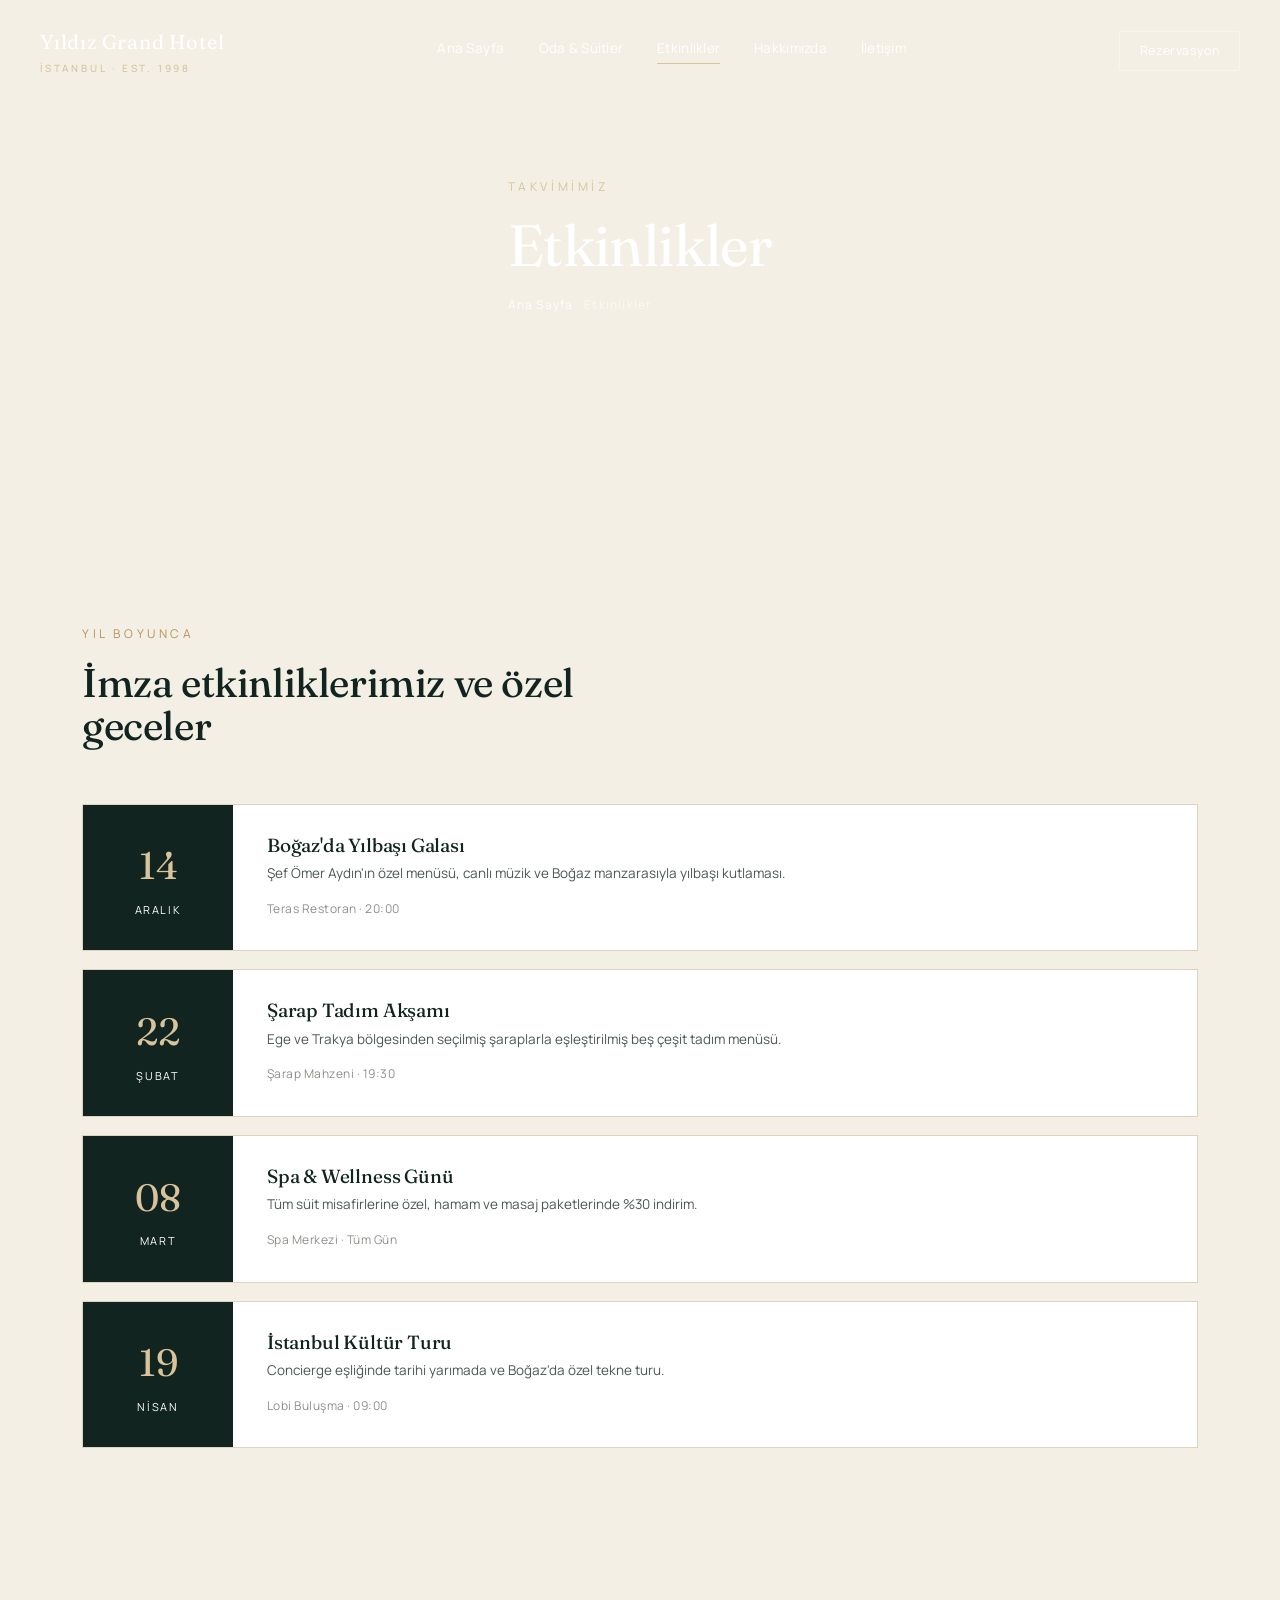
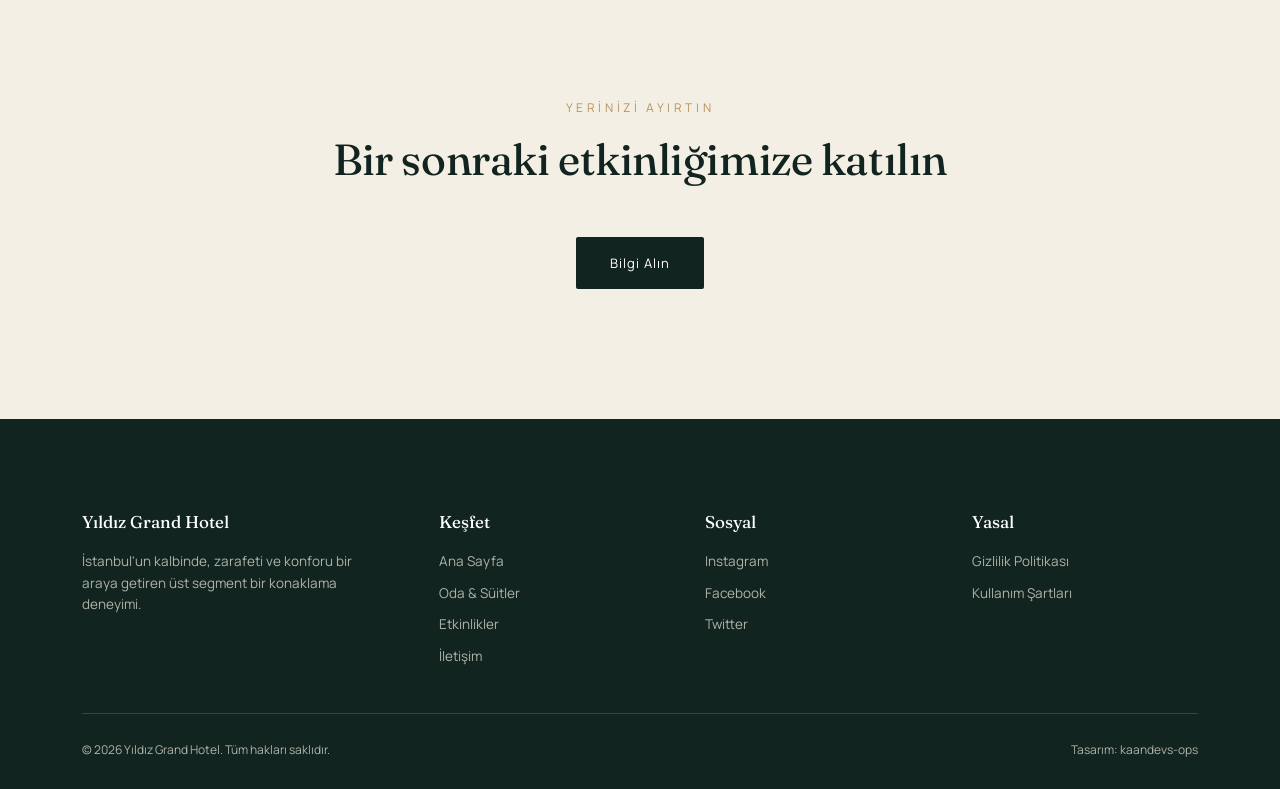
<file: etkinlikler.html>
<!DOCTYPE html>
<html lang="tr">
<head>
<meta charset="utf-8">
<meta name="viewport" content="width=device-width, initial-scale=1">
<title>Etkinlikler — Yıldız Grand Hotel</title>
<link rel="preconnect" href="https://fonts.googleapis.com">
<link href="https://fonts.googleapis.com/css2?family=Fraunces:opsz,wght@9..144,300;9..144,450;9..144,600&family=Manrope:wght@400;500;600&display=swap" rel="stylesheet">
<link rel="stylesheet" href="premium-style.css">
</head>
<body>

<header id="siteHeader">
  <div class="brand">Yıldız Grand Hotel<small>İSTANBUL · EST. 1998</small></div>
  <nav>
    <a href="index.html">Ana Sayfa</a>
    <a href="odalar.html">Oda &amp; Süitler</a>
    <a href="etkinlikler.html" class="active">Etkinlikler</a>
    <a href="about.html">Hakkımızda</a>
    <a href="iletisim.html">İletişim</a>
  </nav>
  <a class="nav-cta" href="rezervasyon.html">Rezervasyon</a>
</header>

<section class="page-hero" style="background-image:url('https://images.unsplash.com/photo-1519167758481-83f550bb49b3?auto=format&fit=crop&w=1800&q=80')">
  <div class="wrap">
    <div class="eyebrow">TAKVİMİMİZ</div>
    <h1>Etkinlikler</h1>
    <div class="crumbs"><a href="index.html">Ana Sayfa</a> · Etkinlikler</div>
  </div>
</section>

<section class="rooms">
  <div class="wrap">
    <div class="reveal" style="max-width:600px;margin-bottom:56px;">
      <div class="eyebrow">YIL BOYUNCA</div>
      <h2 style="font-size:clamp(28px,3.2vw,40px);">İmza etkinliklerimiz ve özel geceler</h2>
    </div>
    <div style="display:flex;flex-direction:column;gap:18px;">
      <div class="event-card reveal">
        <div class="event-date"><span class="d">14</span><span class="m">ARALIK</span></div>
        <div class="event-body"><h4>Boğaz'da Yılbaşı Galası</h4><p>Şef Ömer Aydın'ın özel menüsü, canlı müzik ve Boğaz manzarasıyla yılbaşı kutlaması.</p><span class="meta">Teras Restoran · 20:00</span></div>
      </div>
      <div class="event-card reveal">
        <div class="event-date"><span class="d">22</span><span class="m">ŞUBAT</span></div>
        <div class="event-body"><h4>Şarap Tadım Akşamı</h4><p>Ege ve Trakya bölgesinden seçilmiş şaraplarla eşleştirilmiş beş çeşit tadım menüsü.</p><span class="meta">Şarap Mahzeni · 19:30</span></div>
      </div>
      <div class="event-card reveal">
        <div class="event-date"><span class="d">08</span><span class="m">MART</span></div>
        <div class="event-body"><h4>Spa &amp; Wellness Günü</h4><p>Tüm süit misafirlerine özel, hamam ve masaj paketlerinde %30 indirim.</p><span class="meta">Spa Merkezi · Tüm Gün</span></div>
      </div>
      <div class="event-card reveal">
        <div class="event-date"><span class="d">19</span><span class="m">NİSAN</span></div>
        <div class="event-body"><h4>İstanbul Kültür Turu</h4><p>Concierge eşliğinde tarihi yarımada ve Boğaz'da özel tekne turu.</p><span class="meta">Lobi Buluşma · 09:00</span></div>
      </div>
    </div>
  </div>
</section>

<section class="cta">
  <div class="wrap" style="text-align:center;">
    <div class="reveal">
      <div class="eyebrow">YERİNİZİ AYIRTIN</div>
      <h2>Bir sonraki etkinliğimize katılın</h2>
      <a class="cta-btn" href="iletisim.html">Bilgi Alın</a>
    </div>
  </div>
</section>

<footer>
  <div class="wrap">
    <div class="foot-grid">
      <div><h5>Yıldız Grand Hotel</h5><p>İstanbul'un kalbinde, zarafeti ve konforu bir araya getiren üst segment bir konaklama deneyimi.</p></div>
      <div><h5>Keşfet</h5><ul><li><a href="index.html">Ana Sayfa</a></li><li><a href="odalar.html">Oda &amp; Süitler</a></li><li><a href="etkinlikler.html">Etkinlikler</a></li><li><a href="iletisim.html">İletişim</a></li></ul></div>
      <div><h5>Sosyal</h5><ul><li><a href="#">Instagram</a></li><li><a href="#">Facebook</a></li><li><a href="#">Twitter</a></li></ul></div>
      <div><h5>Yasal</h5><ul><li><a href="#">Gizlilik Politikası</a></li><li><a href="#">Kullanım Şartları</a></li></ul></div>
    </div>
    <div class="foot-bottom"><span>© 2026 Yıldız Grand Hotel. Tüm hakları saklıdır.</span><span>Tasarım: kaandevs-ops</span></div>
  </div>
</footer>

<script>
  const header = document.getElementById('siteHeader');
  window.addEventListener('scroll', () => header.classList.toggle('scrolled', window.scrollY > 40));
  const io = new IntersectionObserver((entries) => { entries.forEach(e => { if(e.isIntersecting){ e.target.classList.add('is-visible'); io.unobserve(e.target); } }); }, { threshold: 0.15 });
  document.querySelectorAll('.reveal').forEach(el => io.observe(el));
</script>
</body>
</html>
</file>
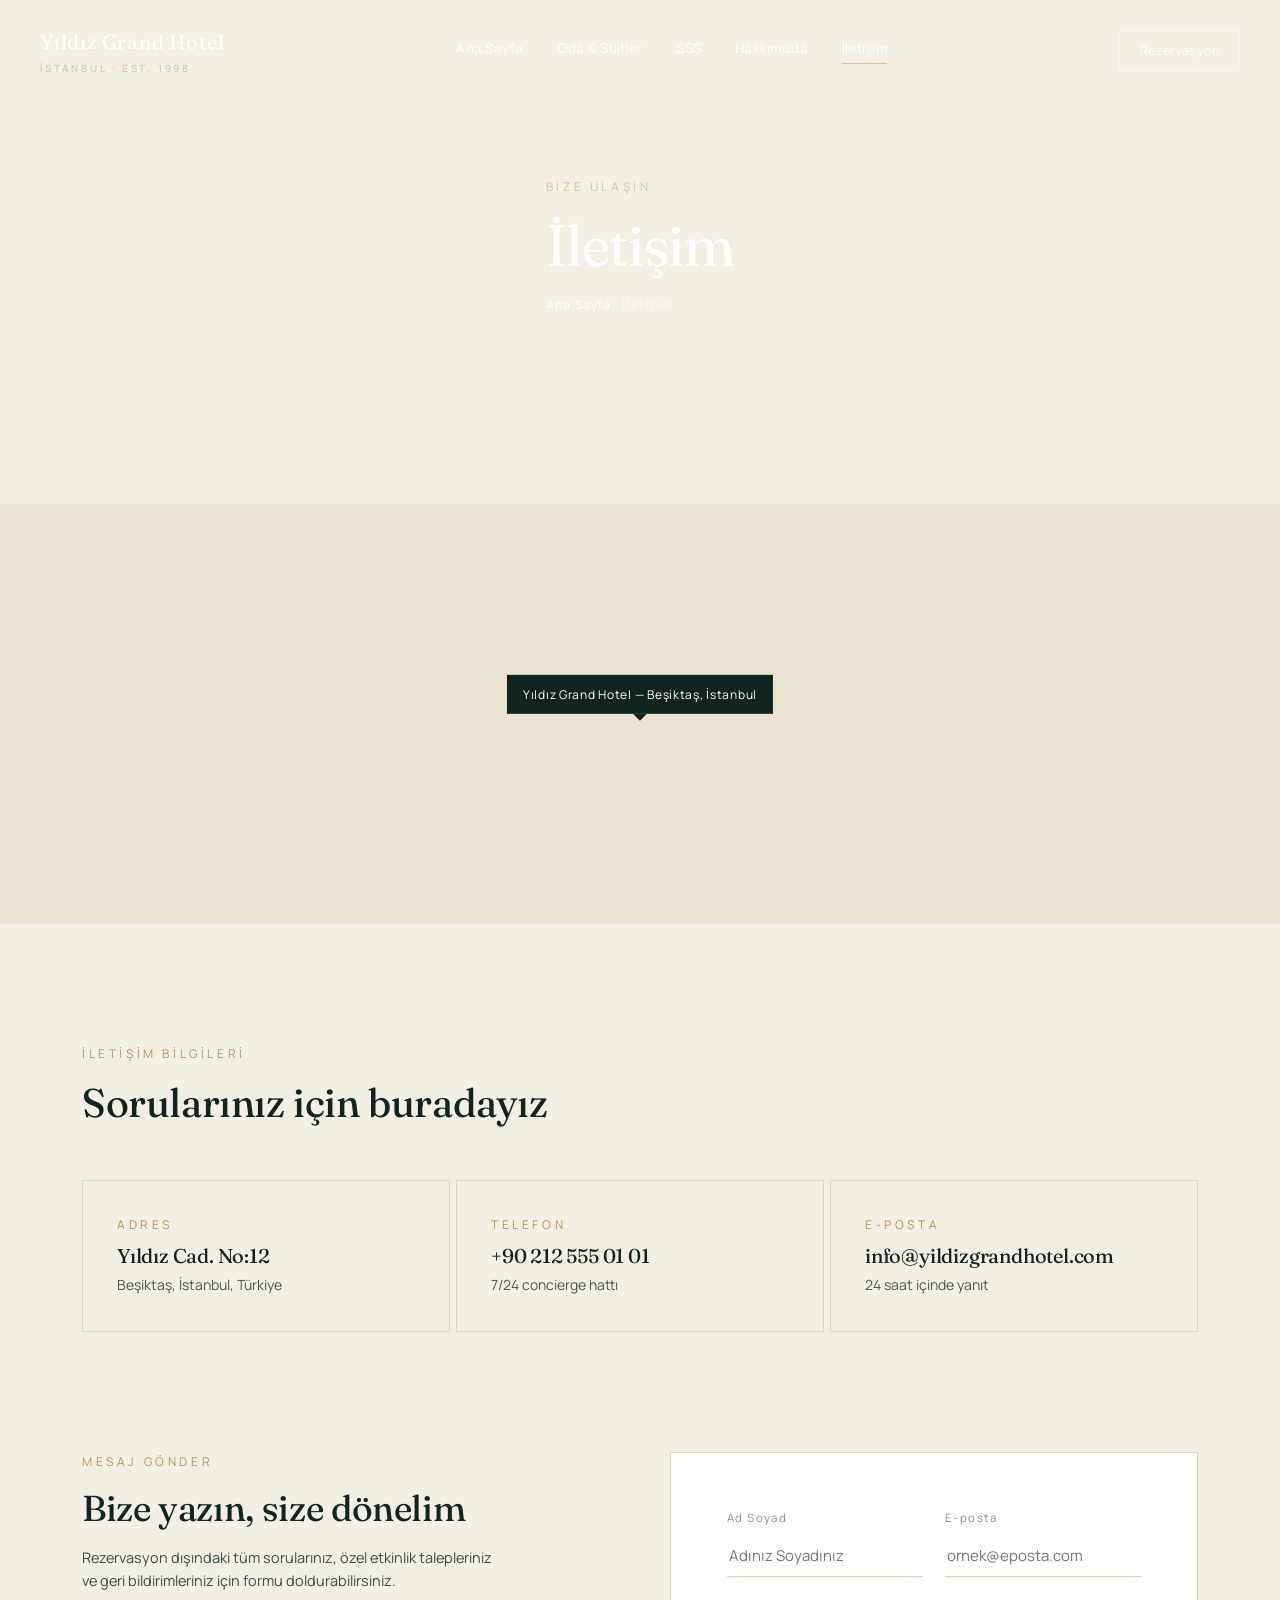
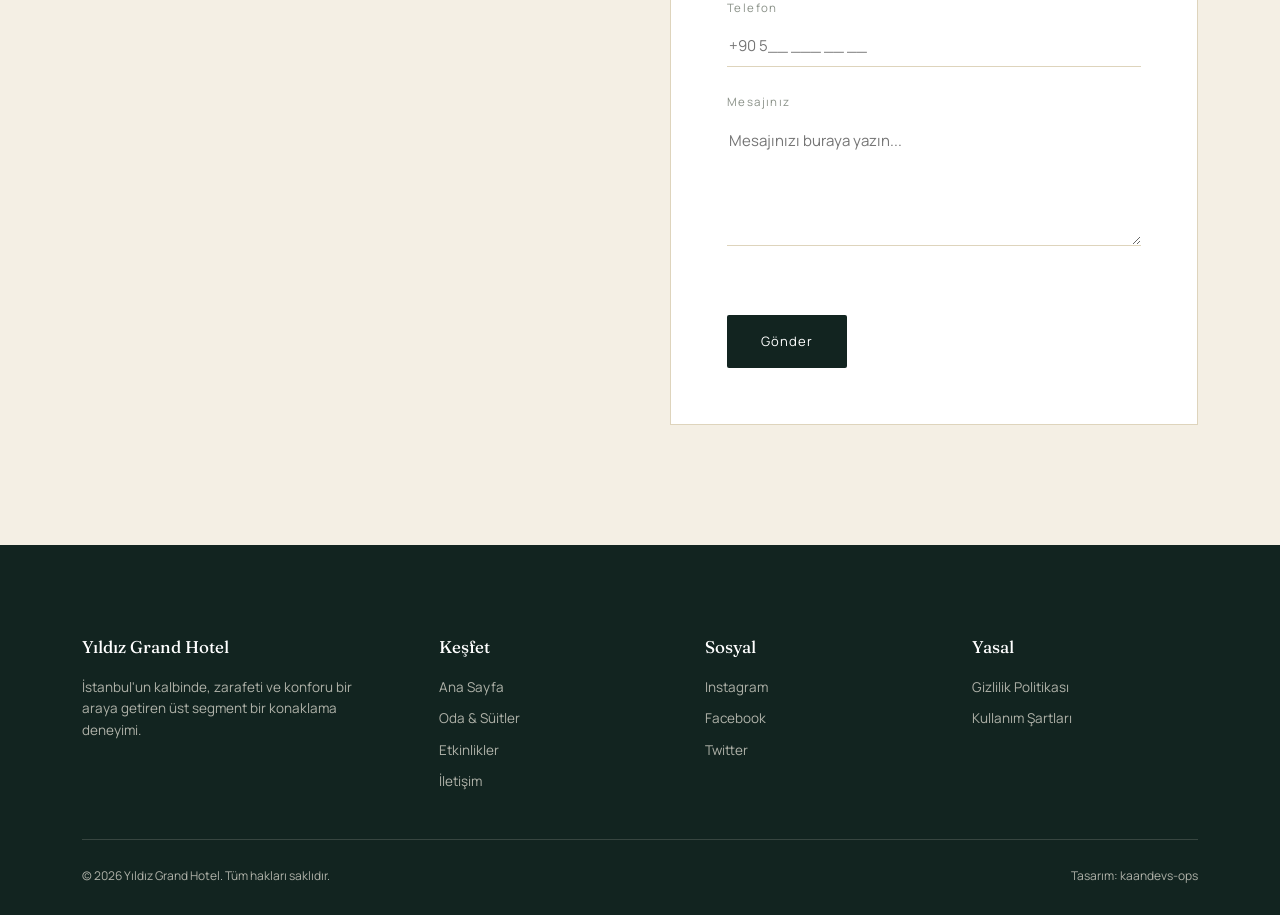
<file: iletisim.html>
<!DOCTYPE html>
<html lang="tr">
<head>
<meta charset="utf-8">
<meta name="viewport" content="width=device-width, initial-scale=1">
<title>İletişim — Yıldız Grand Hotel</title>
<link rel="preconnect" href="https://fonts.googleapis.com">
<link href="https://fonts.googleapis.com/css2?family=Fraunces:opsz,wght@9..144,300;9..144,450;9..144,600&family=Manrope:wght@400;500;600&display=swap" rel="stylesheet">
<link rel="stylesheet" href="premium-style.css">
</head>
<body>

<header id="siteHeader">
  <div class="brand">Yıldız Grand Hotel<small>İSTANBUL · EST. 1998</small></div>
  <nav>
    <a href="index.html">Ana Sayfa</a>
    <a href="odalar.html">Oda &amp; Süitler</a>
    <a href="sss.html">SSS</a>
    <a href="about.html">Hakkımızda</a>
    <a href="iletisim.html" class="active">İletişim</a>
  </nav>
  <a class="nav-cta" href="rezervasyon.html">Rezervasyon</a>
</header>

<section class="page-hero" style="background-image:url('https://images.unsplash.com/photo-1521782462922-52e5f18e8b4f?auto=format&fit=crop&w=1800&q=80')">
  <div class="wrap">
    <div class="eyebrow">BİZE ULAŞIN</div>
    <h1>İletişim</h1>
    <div class="crumbs"><a href="index.html">Ana Sayfa</a> · İletişim</div>
  </div>
</section>

<section class="map-block">
  <div class="map-pin">Yıldız Grand Hotel — Beşiktaş, İstanbul</div>
</section>

<section class="intro">
  <div class="wrap">
    <div class="reveal" style="max-width:600px;margin-bottom:56px;">
      <div class="eyebrow">İLETİŞİM BİLGİLERİ</div>
      <h2 style="font-size:clamp(28px,3.2vw,40px);">Sorularınız için buradayız</h2>
    </div>
    <div class="room-grid" style="grid-template-columns:repeat(3,1fr);">
      <div class="info-tile reveal"><div class="eyebrow">ADRES</div><h4>Yıldız Cad. No:12</h4><p>Beşiktaş, İstanbul, Türkiye</p></div>
      <div class="info-tile reveal"><div class="eyebrow">TELEFON</div><h4>+90 212 555 01 01</h4><p>7/24 concierge hattı</p></div>
      <div class="info-tile reveal"><div class="eyebrow">E-POSTA</div><h4>info@yildizgrandhotel.com</h4><p>24 saat içinde yanıt</p></div>
    </div>
  </div>
</section>

<section class="intro" style="padding-top:0;">
  <div class="wrap two-col">
    <div class="reveal">
      <div class="eyebrow">MESAJ GÖNDER</div>
      <h2 style="font-size:clamp(26px,3vw,36px);">Bize yazın, size dönelim</h2>
      <p style="margin-top:18px;color:#3d4b46;font-size:14.5px;max-width:420px;">Rezervasyon dışındaki tüm sorularınız, özel etkinlik talepleriniz ve geri bildirimleriniz için formu doldurabilirsiniz.</p>
    </div>
    <div class="res-form reveal">
      <div class="frow">
        <div><label>Ad Soyad</label><input type="text" placeholder="Adınız Soyadınız"></div>
        <div><label>E-posta</label><input type="email" placeholder="ornek@eposta.com"></div>
      </div>
      <div style="margin-bottom:26px;"><label>Telefon</label><input type="tel" placeholder="+90 5__ ___ __ __"></div>
      <div style="margin-bottom:30px;"><label>Mesajınız</label><textarea rows="5" placeholder="Mesajınızı buraya yazın..."></textarea></div>
      <a class="cta-btn" href="javascript:void(0)" onclick="alert('Mesajınız alınmıştır. En kısa sürede size dönüş yapılacaktır.')">Gönder</a>
    </div>
  </div>
</section>

<footer>
  <div class="wrap">
    <div class="foot-grid">
      <div><h5>Yıldız Grand Hotel</h5><p>İstanbul'un kalbinde, zarafeti ve konforu bir araya getiren üst segment bir konaklama deneyimi.</p></div>
      <div><h5>Keşfet</h5><ul><li><a href="index.html">Ana Sayfa</a></li><li><a href="odalar.html">Oda &amp; Süitler</a></li><li><a href="etkinlikler.html">Etkinlikler</a></li><li><a href="iletisim.html">İletişim</a></li></ul></div>
      <div><h5>Sosyal</h5><ul><li><a href="#">Instagram</a></li><li><a href="#">Facebook</a></li><li><a href="#">Twitter</a></li></ul></div>
      <div><h5>Yasal</h5><ul><li><a href="#">Gizlilik Politikası</a></li><li><a href="#">Kullanım Şartları</a></li></ul></div>
    </div>
    <div class="foot-bottom"><span>© 2026 Yıldız Grand Hotel. Tüm hakları saklıdır.</span><span>Tasarım: kaandevs-ops</span></div>
  </div>
</footer>

<script>
  const header = document.getElementById('siteHeader');
  window.addEventListener('scroll', () => header.classList.toggle('scrolled', window.scrollY > 40));
  const io = new IntersectionObserver((entries) => { entries.forEach(e => { if(e.isIntersecting){ e.target.classList.add('is-visible'); io.unobserve(e.target); } }); }, { threshold: 0.15 });
  document.querySelectorAll('.reveal').forEach(el => io.observe(el));
</script>
</body>
</html>
</file>
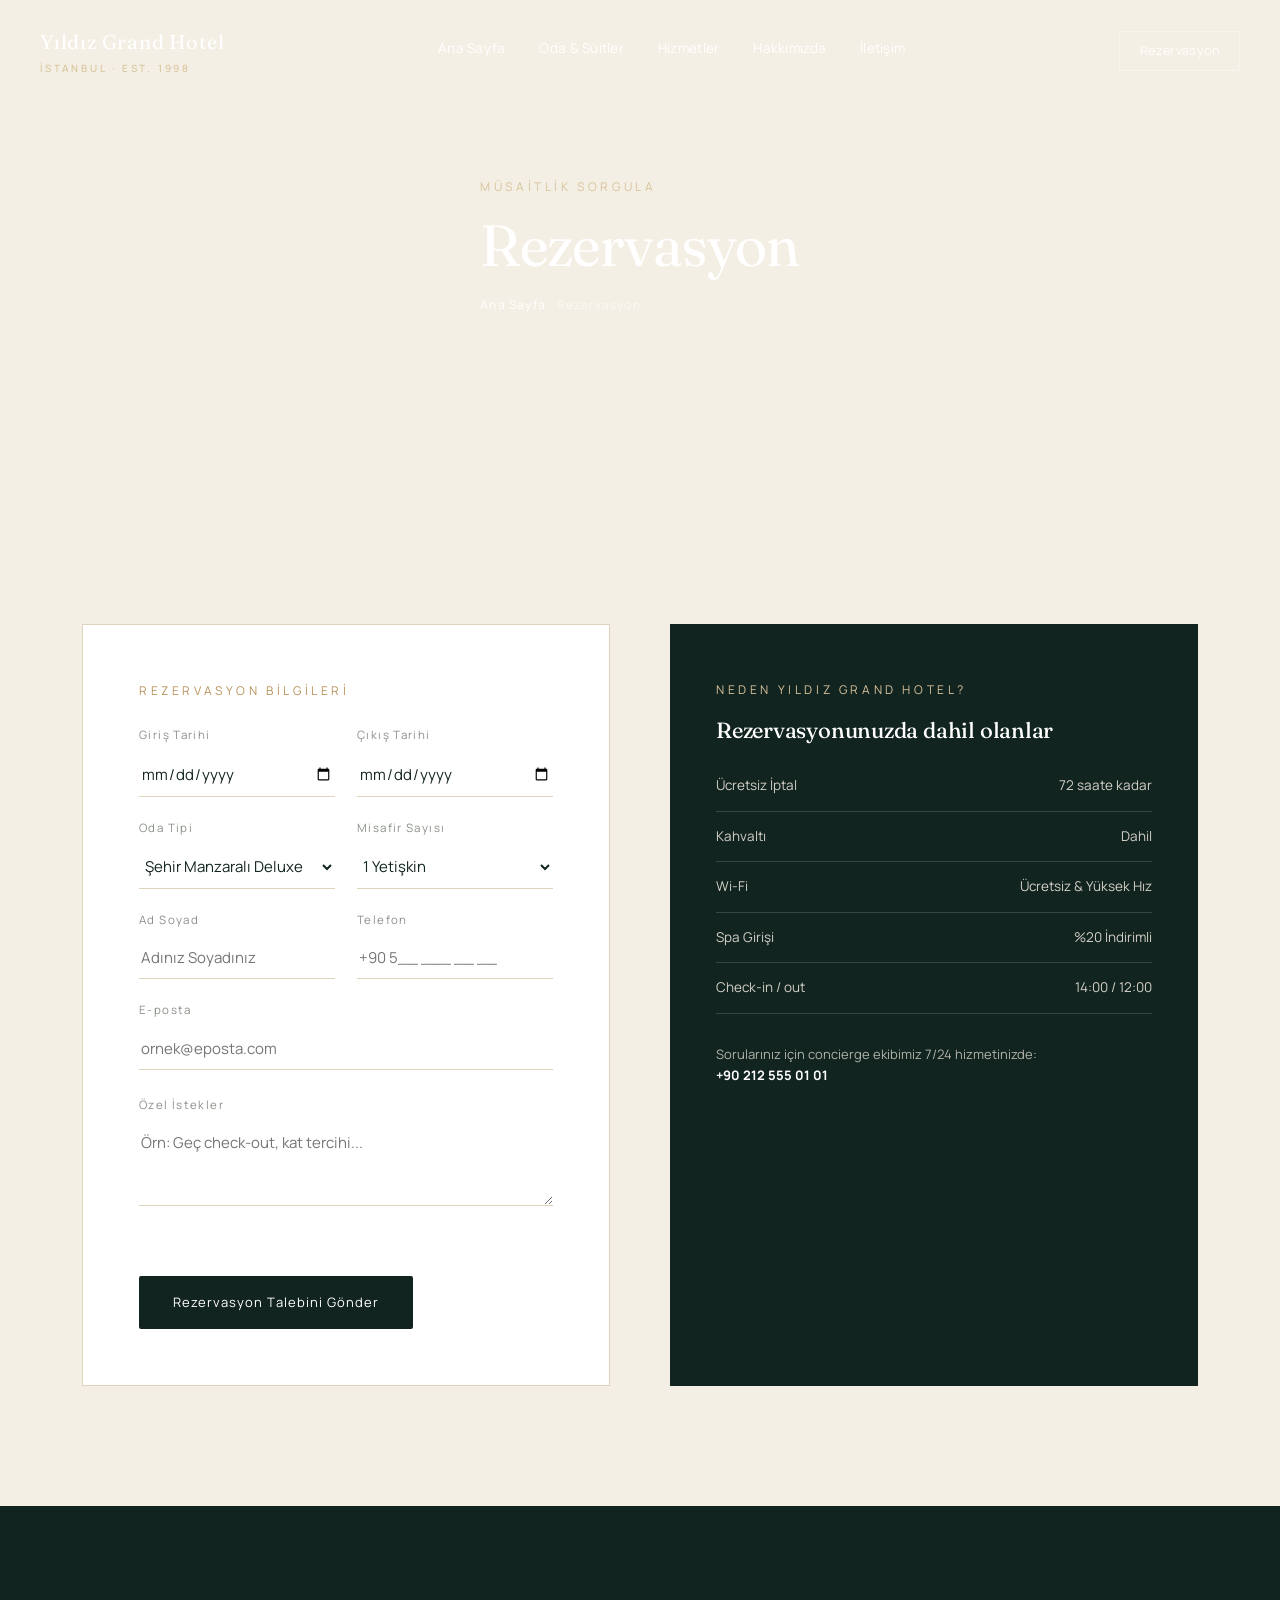
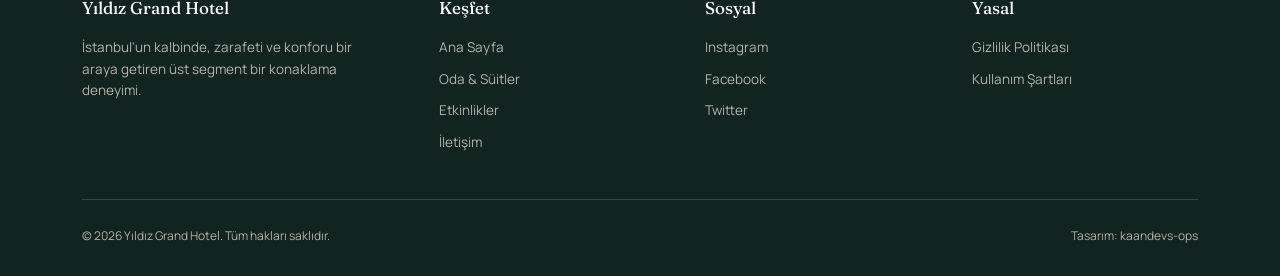
<file: rezervasyon.html>
<!DOCTYPE html>
<html lang="tr">
<head>
<meta charset="utf-8">
<meta name="viewport" content="width=device-width, initial-scale=1">
<title>Rezervasyon — Yıldız Grand Hotel</title>
<link rel="preconnect" href="https://fonts.googleapis.com">
<link href="https://fonts.googleapis.com/css2?family=Fraunces:opsz,wght@9..144,300;9..144,450;9..144,600&family=Manrope:wght@400;500;600&display=swap" rel="stylesheet">
<link rel="stylesheet" href="premium-style.css">
</head>
<body>

<header id="siteHeader">
  <div class="brand">Yıldız Grand Hotel<small>İSTANBUL · EST. 1998</small></div>
  <nav>
    <a href="index.html">Ana Sayfa</a>
    <a href="odalar.html">Oda &amp; Süitler</a>
    <a href="index.html#hizmetler">Hizmetler</a>
    <a href="about.html">Hakkımızda</a>
    <a href="iletisim.html">İletişim</a>
  </nav>
  <a class="nav-cta" href="rezervasyon.html">Rezervasyon</a>
</header>

<section class="page-hero" style="background-image:url('https://images.unsplash.com/photo-1571003123894-1f0594d2b5d9?auto=format&fit=crop&w=1800&q=80')">
  <div class="wrap">
    <div class="eyebrow">MÜSAİTLİK SORGULA</div>
    <h1>Rezervasyon</h1>
    <div class="crumbs"><a href="index.html">Ana Sayfa</a> · Rezervasyon</div>
  </div>
</section>

<section class="intro">
  <div class="wrap two-col" style="align-items:stretch;">
    <div class="res-form reveal">
      <div class="eyebrow" style="margin-bottom:26px;">REZERVASYON BİLGİLERİ</div>
      <div class="frow">
        <div><label>Giriş Tarihi</label><input type="date"></div>
        <div><label>Çıkış Tarihi</label><input type="date"></div>
      </div>
      <div class="frow">
        <div><label>Oda Tipi</label>
          <select>
            <option>Şehir Manzaralı Deluxe</option>
            <option>Boğaz Manzaralı Süit</option>
            <option>Presidential Süit</option>
            <option>Aile Süiti</option>
          </select>
        </div>
        <div><label>Misafir Sayısı</label>
          <select><option>1 Yetişkin</option><option>2 Yetişkin</option><option>2 Yetişkin + Çocuk</option></select>
        </div>
      </div>
      <div class="frow">
        <div><label>Ad Soyad</label><input type="text" placeholder="Adınız Soyadınız"></div>
        <div><label>Telefon</label><input type="tel" placeholder="+90 5__ ___ __ __"></div>
      </div>
      <div style="margin-bottom:26px;"><label>E-posta</label><input type="email" placeholder="ornek@eposta.com"></div>
      <div style="margin-bottom:30px;"><label>Özel İstekler</label><textarea rows="3" placeholder="Örn: Geç check-out, kat tercihi..."></textarea></div>
      <a class="cta-btn" href="javascript:void(0)" onclick="alert('Rezervasyon talebiniz alınmıştır. Ekibimiz en kısa sürede sizinle iletişime geçecektir.')">Rezervasyon Talebini Gönder</a>
    </div>

    <div class="res-side reveal">
      <div class="eyebrow" style="color:var(--gold-soft);margin-bottom:20px;">NEDEN YILDIZ GRAND HOTEL?</div>
      <h4>Rezervasyonunuzda dahil olanlar</h4>
      <ul>
        <li><span>Ücretsiz İptal</span><span>72 saate kadar</span></li>
        <li><span>Kahvaltı</span><span>Dahil</span></li>
        <li><span>Wi-Fi</span><span>Ücretsiz &amp; Yüksek Hız</span></li>
        <li><span>Spa Girişi</span><span>%20 İndirimli</span></li>
        <li><span>Check-in / out</span><span>14:00 / 12:00</span></li>
      </ul>
      <p style="margin-top:30px;font-size:13px;color:rgba(244,239,228,0.7);">Sorularınız için concierge ekibimiz 7/24 hizmetinizde: <br><strong style="color:#fff;">+90 212 555 01 01</strong></p>
    </div>
  </div>
</section>

<footer>
  <div class="wrap">
    <div class="foot-grid">
      <div><h5>Yıldız Grand Hotel</h5><p>İstanbul'un kalbinde, zarafeti ve konforu bir araya getiren üst segment bir konaklama deneyimi.</p></div>
      <div><h5>Keşfet</h5><ul><li><a href="index.html">Ana Sayfa</a></li><li><a href="odalar.html">Oda &amp; Süitler</a></li><li><a href="etkinlikler.html">Etkinlikler</a></li><li><a href="iletisim.html">İletişim</a></li></ul></div>
      <div><h5>Sosyal</h5><ul><li><a href="#">Instagram</a></li><li><a href="#">Facebook</a></li><li><a href="#">Twitter</a></li></ul></div>
      <div><h5>Yasal</h5><ul><li><a href="#">Gizlilik Politikası</a></li><li><a href="#">Kullanım Şartları</a></li></ul></div>
    </div>
    <div class="foot-bottom"><span>© 2026 Yıldız Grand Hotel. Tüm hakları saklıdır.</span><span>Tasarım: kaandevs-ops</span></div>
  </div>
</footer>

<script>
  const header = document.getElementById('siteHeader');
  window.addEventListener('scroll', () => header.classList.toggle('scrolled', window.scrollY > 40));
  const io = new IntersectionObserver((entries) => { entries.forEach(e => { if(e.isIntersecting){ e.target.classList.add('is-visible'); io.unobserve(e.target); } }); }, { threshold: 0.15 });
  document.querySelectorAll('.reveal').forEach(el => io.observe(el));
</script>
</body>
</html>
</file>
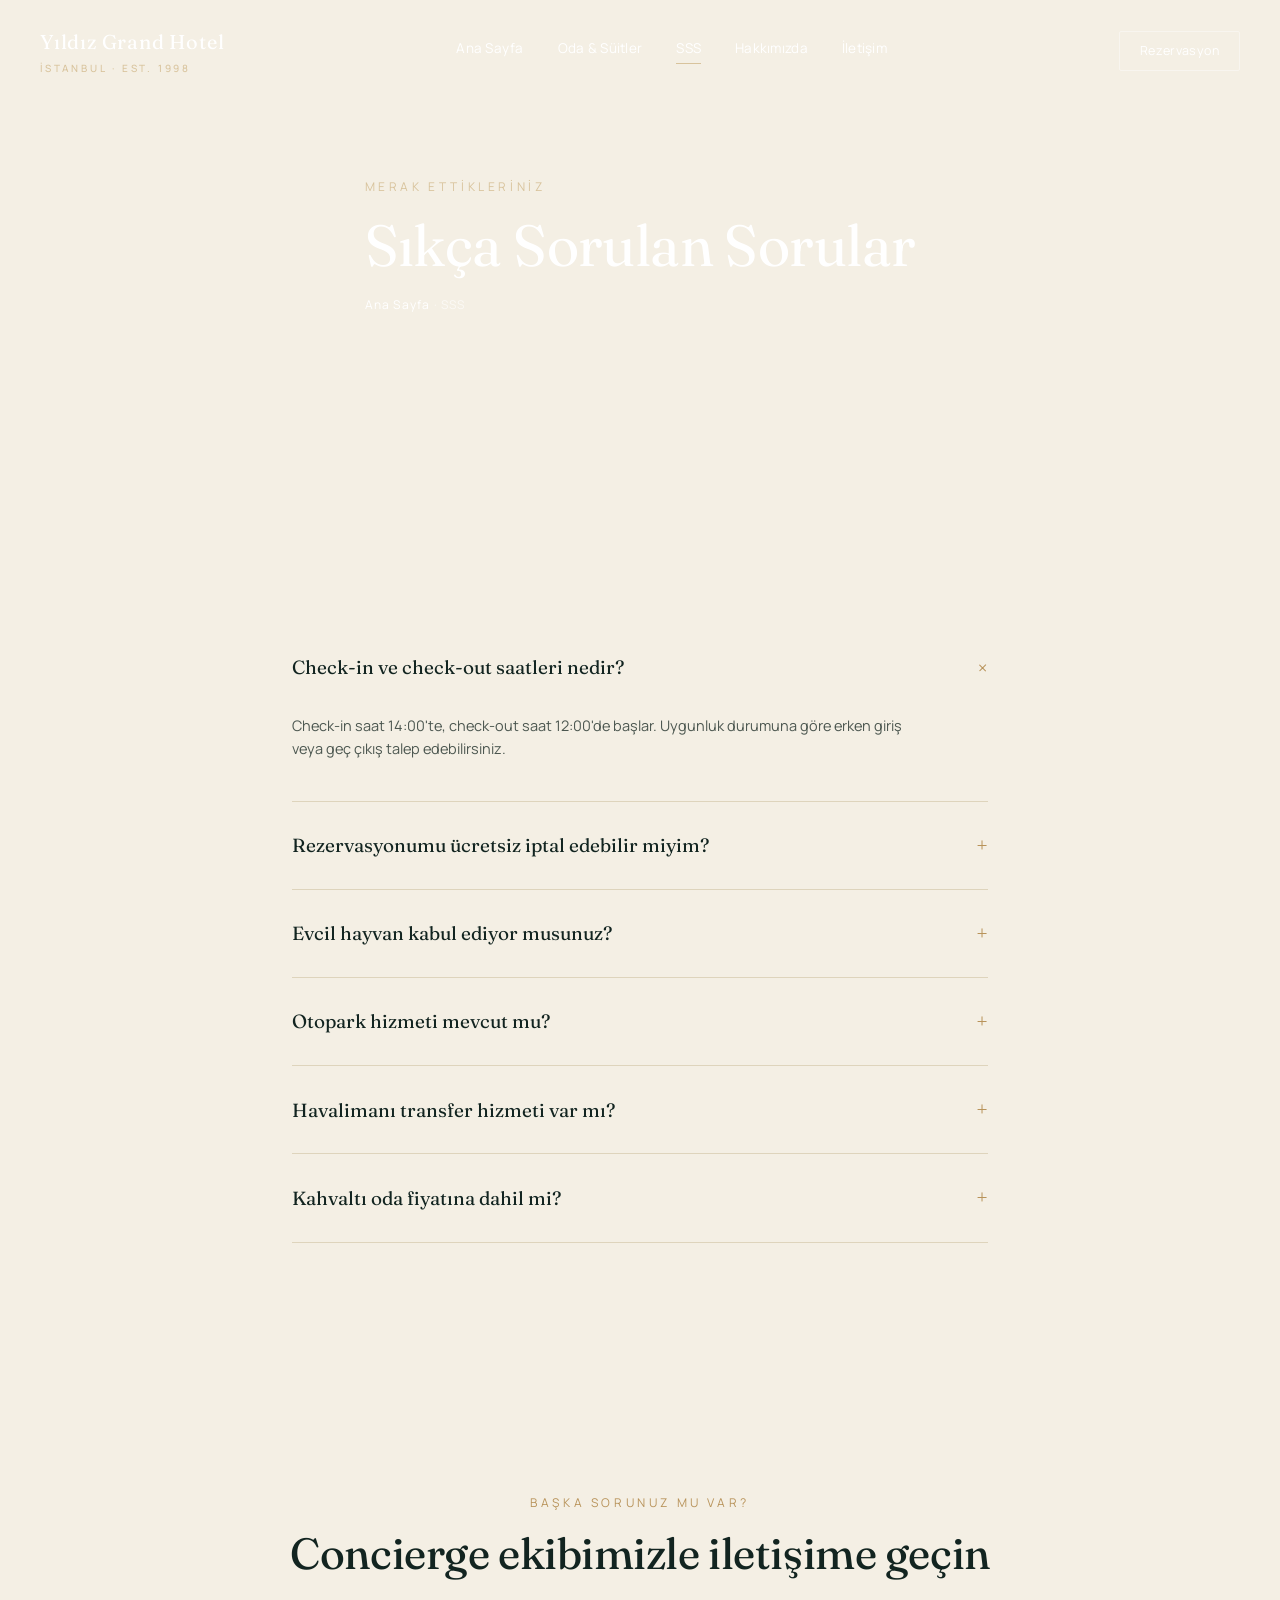
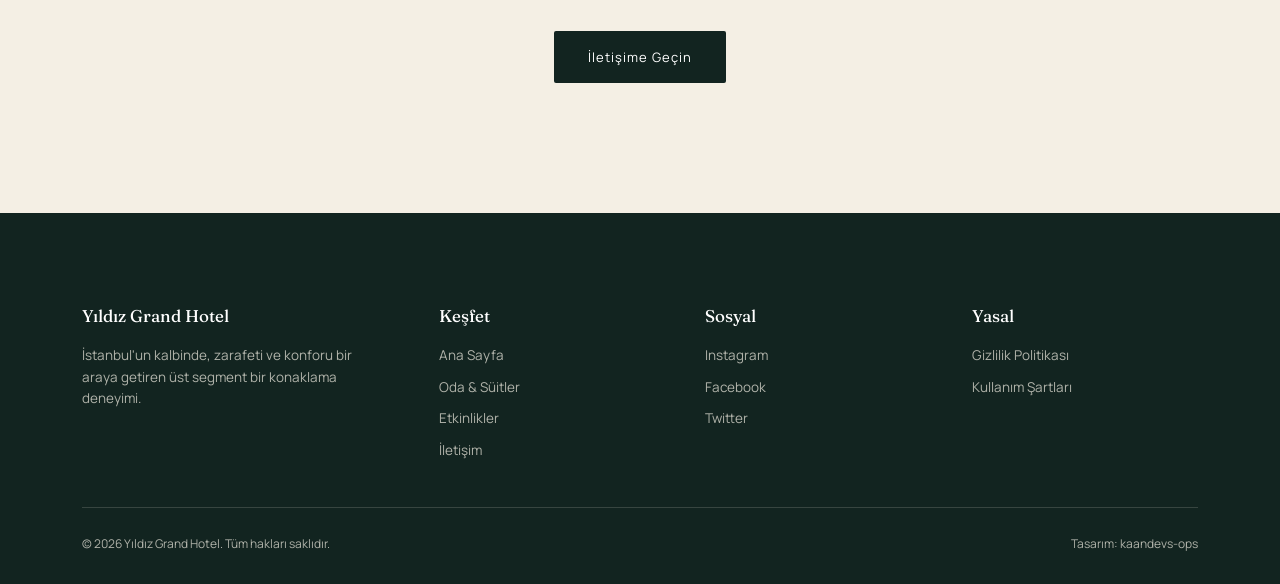
<file: sss.html>
<!DOCTYPE html>
<html lang="tr">
<head>
<meta charset="utf-8">
<meta name="viewport" content="width=device-width, initial-scale=1">
<title>Sıkça Sorulan Sorular — Yıldız Grand Hotel</title>
<link rel="preconnect" href="https://fonts.googleapis.com">
<link href="https://fonts.googleapis.com/css2?family=Fraunces:opsz,wght@9..144,300;9..144,450;9..144,600&family=Manrope:wght@400;500;600&display=swap" rel="stylesheet">
<link rel="stylesheet" href="premium-style.css">
</head>
<body>

<header id="siteHeader">
  <div class="brand">Yıldız Grand Hotel<small>İSTANBUL · EST. 1998</small></div>
  <nav>
    <a href="index.html">Ana Sayfa</a>
    <a href="odalar.html">Oda &amp; Süitler</a>
    <a href="sss.html" class="active">SSS</a>
    <a href="about.html">Hakkımızda</a>
    <a href="iletisim.html">İletişim</a>
  </nav>
  <a class="nav-cta" href="rezervasyon.html">Rezervasyon</a>
</header>

<section class="page-hero" style="background-image:url('https://images.unsplash.com/photo-1590490360182-c33d57733427?auto=format&fit=crop&w=1800&q=80')">
  <div class="wrap">
    <div class="eyebrow">MERAK ETTİKLERİNİZ</div>
    <h1>Sıkça Sorulan Sorular</h1>
    <div class="crumbs"><a href="index.html">Ana Sayfa</a> · SSS</div>
  </div>
</section>

<section class="intro">
  <div class="wrap" style="max-width:760px;">
    <div class="faq-item reveal open">
      <div class="faq-q">Check-in ve check-out saatleri nedir? <span class="plus">+</span></div>
      <div class="faq-a"><p>Check-in saat 14:00'te, check-out saat 12:00'de başlar. Uygunluk durumuna göre erken giriş veya geç çıkış talep edebilirsiniz.</p></div>
    </div>
    <div class="faq-item reveal">
      <div class="faq-q">Rezervasyonumu ücretsiz iptal edebilir miyim? <span class="plus">+</span></div>
      <div class="faq-a"><p>Giriş tarihinden 72 saat öncesine kadar yapılan iptallerde herhangi bir ücret alınmaz.</p></div>
    </div>
    <div class="faq-item reveal">
      <div class="faq-q">Evcil hayvan kabul ediyor musunuz? <span class="plus">+</span></div>
      <div class="faq-a"><p>Belirli odalarımızda küçük ve orta boy evcil hayvanlar ek ücret karşılığında kabul edilmektedir. Lütfen rezervasyon öncesi bizimle iletişime geçin.</p></div>
    </div>
    <div class="faq-item reveal">
      <div class="faq-q">Otopark hizmeti mevcut mu? <span class="plus">+</span></div>
      <div class="faq-a"><p>Tüm misafirlerimize ücretsiz vale otopark hizmeti sunulmaktadır.</p></div>
    </div>
    <div class="faq-item reveal">
      <div class="faq-q">Havalimanı transfer hizmeti var mı? <span class="plus">+</span></div>
      <div class="faq-a"><p>Concierge ekibimiz üzerinden özel araçla havalimanı transferi organize edilebilir; ücretlendirme mesafeye göre değişir.</p></div>
    </div>
    <div class="faq-item reveal">
      <div class="faq-q">Kahvaltı oda fiyatına dahil mi? <span class="plus">+</span></div>
      <div class="faq-a"><p>Evet, tüm oda ve süit rezervasyonlarımıza açık büfe kahvaltı dahildir.</p></div>
    </div>
  </div>
</section>

<section class="cta">
  <div class="wrap" style="text-align:center;">
    <div class="reveal">
      <div class="eyebrow">BAŞKA SORUNUZ MU VAR?</div>
      <h2>Concierge ekibimizle iletişime geçin</h2>
      <a class="cta-btn" href="iletisim.html">İletişime Geçin</a>
    </div>
  </div>
</section>

<footer>
  <div class="wrap">
    <div class="foot-grid">
      <div><h5>Yıldız Grand Hotel</h5><p>İstanbul'un kalbinde, zarafeti ve konforu bir araya getiren üst segment bir konaklama deneyimi.</p></div>
      <div><h5>Keşfet</h5><ul><li><a href="index.html">Ana Sayfa</a></li><li><a href="odalar.html">Oda &amp; Süitler</a></li><li><a href="etkinlikler.html">Etkinlikler</a></li><li><a href="iletisim.html">İletişim</a></li></ul></div>
      <div><h5>Sosyal</h5><ul><li><a href="#">Instagram</a></li><li><a href="#">Facebook</a></li><li><a href="#">Twitter</a></li></ul></div>
      <div><h5>Yasal</h5><ul><li><a href="#">Gizlilik Politikası</a></li><li><a href="#">Kullanım Şartları</a></li></ul></div>
    </div>
    <div class="foot-bottom"><span>© 2026 Yıldız Grand Hotel. Tüm hakları saklıdır.</span><span>Tasarım: kaandevs-ops</span></div>
  </div>
</footer>

<script>
  const header = document.getElementById('siteHeader');
  window.addEventListener('scroll', () => header.classList.toggle('scrolled', window.scrollY > 40));
  const io = new IntersectionObserver((entries) => { entries.forEach(e => { if(e.isIntersecting){ e.target.classList.add('is-visible'); io.unobserve(e.target); } }); }, { threshold: 0.15 });
  document.querySelectorAll('.reveal').forEach(el => io.observe(el));
  document.querySelectorAll('.faq-item').forEach(item => {
    item.querySelector('.faq-q').addEventListener('click', () => {
      document.querySelectorAll('.faq-item').forEach(i => { if(i !== item) i.classList.remove('open'); });
      item.classList.toggle('open');
    });
  });
</script>
</body>
</html>
</file>
<file: premium-style.css>
:root{
    --ink:#122420;
    --ink-2:#193530;
    --gold:#b8935a;
    --gold-soft:#d8c39c;
    --ivory:#f4efe4;
    --ivory-2:#ece4d2;
    --stone:#8a9188;
    --line: rgba(244,239,228,0.16);
    --serif: "Fraunces", serif;
    --sans: "Manrope", sans-serif;
  }
  *{box-sizing:border-box;}
  html{scroll-behavior:smooth;}
  body{
    margin:0;
    background:var(--ivory);
    color:var(--ink);
    font-family:var(--sans);
    font-weight:400;
    line-height:1.6;
    -webkit-font-smoothing:antialiased;
  }
  a{color:inherit;text-decoration:none;}
  img{max-width:100%;display:block;}
  .wrap{max-width:1180px;margin:0 auto;padding:0 32px;}
  h1,h2,h3,h4{font-family:var(--serif);font-weight:450;margin:0;line-height:1.08;letter-spacing:-0.01em;}

  /* focus visibility */
  a:focus-visible, button:focus-visible{outline:2px solid var(--gold);outline-offset:3px;}
  @media (prefers-reduced-motion: reduce){
    *{animation:none !important; transition:none !important;}
  }

  /* ---------- HEADER ---------- */
  header{
    position:fixed;top:0;left:0;right:0;z-index:50;
    display:flex;align-items:center;justify-content:space-between;
    padding:26px 40px;
    transition:padding .4s ease, background .4s ease, box-shadow .4s ease;
    mix-blend-mode:normal;
  }
  header.scrolled{
    padding:14px 40px;
    background:rgba(18,36,32,0.92);
    backdrop-filter:blur(8px);
    box-shadow:0 8px 30px rgba(0,0,0,0.18);
  }
  .brand{font-family:var(--serif);font-size:20px;color:#fff;letter-spacing:0.04em;}
  .brand small{display:block;font-family:var(--sans);font-size:10px;letter-spacing:0.28em;color:var(--gold-soft);font-weight:500;margin-top:2px;}
  nav{display:flex;gap:34px;}
  nav a{color:#fff;font-size:13.5px;letter-spacing:0.02em;position:relative;padding-bottom:4px;}
  nav a::after{content:"";position:absolute;left:0;bottom:0;width:0;height:1px;background:var(--gold-soft);transition:width .3s ease;}
  nav a:hover::after, nav a.active::after{width:100%;}
  .nav-cta{border:1px solid rgba(255,255,255,0.4);padding:9px 20px;border-radius:2px;font-size:12.5px;letter-spacing:0.03em;color:#fff;}
  .nav-cta:hover{background:var(--gold);border-color:var(--gold);}
  .burger{display:none;}
  @media (max-width:920px){
    nav, .nav-cta{display:none;}
  }

  /* ---------- HERO ---------- */
  .hero{
    position:relative;min-height:100vh;
    display:flex;align-items:flex-end;
    background:linear-gradient(180deg, rgba(10,20,18,0.35) 0%, rgba(10,20,18,0.72) 100%),
      url('https://images.unsplash.com/photo-1571003123894-1f0594d2b5d9?auto=format&fit=crop&w=1800&q=80') center/cover no-repeat;
    color:#fff;
    overflow:hidden;
  }
  .hero-inner{
    width:100%;padding:0 40px 90px;
    display:grid;grid-template-columns:1.3fr 0.7fr;gap:60px;align-items:end;
  }
  .hero-eyebrow{
    font-size:12.5px;letter-spacing:0.32em;color:var(--gold-soft);margin-bottom:22px;
    opacity:0;transform:translateY(14px);animation:riseIn .9s cubic-bezier(.2,.8,.2,1) .2s forwards;
  }
  .hero h1{
    font-size:clamp(40px,6vw,74px);color:#fff;font-weight:400;
    opacity:0;transform:translateY(22px);animation:riseIn 1s cubic-bezier(.2,.8,.2,1) .4s forwards;
  }
  .hero h1 em{font-style:italic;color:var(--gold-soft);}
  .hero-desc{
    align-self:end;color:rgba(255,255,255,0.82);font-size:15.5px;max-width:360px;
    border-left:1px solid rgba(255,255,255,0.3);padding-left:22px;
    opacity:0;transform:translateY(18px);animation:riseIn 1s cubic-bezier(.2,.8,.2,1) .7s forwards;
  }
  @keyframes riseIn{to{opacity:1;transform:translateY(0);}}

  .hero-scroll{
    position:absolute;left:40px;bottom:36px;display:flex;align-items:center;gap:12px;
    color:rgba(255,255,255,0.75);font-size:11.5px;letter-spacing:0.2em;
    opacity:0;animation:riseIn .8s ease 1.1s forwards;
  }
  .hero-scroll .line{width:32px;height:1px;background:rgba(255,255,255,0.6);position:relative;overflow:hidden;}
  .hero-scroll .line::after{content:"";position:absolute;left:-100%;top:0;height:100%;width:100%;background:var(--gold);animation:scrollLine 2.2s ease-in-out infinite;}
  @keyframes scrollLine{0%{left:-100%;}50%{left:0;}100%{left:100%;}}

  /* ---------- SECTION shells ---------- */
  section{padding:120px 0;}
  .eyebrow{font-size:12px;letter-spacing:0.3em;color:var(--gold);margin-bottom:18px;}
  .reveal{opacity:0;transform:translateY(26px);transition:opacity .8s cubic-bezier(.2,.8,.2,1), transform .8s cubic-bezier(.2,.8,.2,1);}
  .reveal.is-visible{opacity:1;transform:translateY(0);}

  /* ---------- INTRO / ABOUT ---------- */
  .intro{background:var(--ivory);}
  .intro-grid{display:grid;grid-template-columns:0.95fr 1.05fr;gap:70px;align-items:center;}
  .intro-head h2{font-size:clamp(30px,3.4vw,44px);}
  .intro-head p{margin-top:24px;color:#3d4b46;max-width:440px;font-size:15.5px;}
  .stat-row{display:flex;gap:46px;margin-top:46px;}
  .stat-row div span{display:block;font-family:var(--serif);font-size:34px;color:var(--ink-2);}
  .stat-row div small{font-size:11.5px;letter-spacing:0.1em;color:var(--stone);}
  .intro-img{position:relative;}
  .intro-img img{border-radius:2px;}
  .intro-img .frame{
    position:absolute;top:-22px;right:-22px;bottom:22px;left:22px;
    border:1px solid var(--gold-soft);z-index:-1;
  }

  /* ---------- SIGNATURE STRIP (amenities) ---------- */
  .strip{background:var(--ink);color:#fff;}
  .strip .wrap{display:grid;grid-template-columns:repeat(4,1fr);gap:0;}
  .strip-item{padding:52px 30px;border-right:1px solid var(--line);}
  .strip-item:last-child{border-right:none;}
  .strip-item .num{font-family:var(--serif);color:var(--gold-soft);font-size:13px;letter-spacing:0.15em;display:block;margin-bottom:18px;}
  .strip-item h4{font-size:18px;color:#fff;font-weight:450;margin-bottom:10px;}
  .strip-item p{font-size:13.5px;color:rgba(244,239,228,0.65);margin:0;}
  @media (max-width:920px){ .strip .wrap{grid-template-columns:1fr 1fr;} .strip-item:nth-child(2){border-right:none;} }

  /* ---------- ROOMS ---------- */
  .rooms{background:var(--ivory);}
  .rooms-head{display:flex;justify-content:space-between;align-items:flex-end;margin-bottom:56px;gap:24px;flex-wrap:wrap;}
  .rooms-head h2{font-size:clamp(30px,3.4vw,44px);max-width:520px;}
  .rooms-head a{border-bottom:1px solid var(--ink);font-size:13.5px;padding-bottom:3px;white-space:nowrap;}
  .room-grid{display:grid;grid-template-columns:repeat(3,1fr);gap:6px;}
  .room-card{position:relative;overflow:hidden;height:460px;}
  .room-card img{width:100%;height:100%;object-fit:cover;transition:transform 1.1s cubic-bezier(.2,.8,.2,1);}
  .room-card:hover img{transform:scale(1.06);}
  .room-card .tag{
    position:absolute;top:22px;left:22px;color:#fff;font-size:11px;letter-spacing:0.2em;
    border:1px solid rgba(255,255,255,0.55);padding:6px 12px;
  }
  .room-card .info{
    position:absolute;left:0;right:0;bottom:0;padding:26px 24px;
    background:linear-gradient(0deg, rgba(10,18,16,0.88) 0%, rgba(10,18,16,0) 100%);
    color:#fff;
  }
  .room-card .info h3{font-size:22px;font-weight:450;}
  .room-card .info p{font-size:13px;color:var(--gold-soft);margin:6px 0 0;letter-spacing:0.02em;}
  @media (max-width:920px){ .room-grid{grid-template-columns:1fr;} .room-card{height:380px;} }

  /* ---------- QUOTE / PARALLAX ---------- */
  .quote{
    background:linear-gradient(180deg, rgba(10,18,16,0.55), rgba(10,18,16,0.72)),
      url('https://images.unsplash.com/photo-1611892440504-42a792e24d32?auto=format&fit=crop&w=1800&q=80') center/cover fixed;
    color:#fff;text-align:center;padding:170px 0;
  }
  .quote p{font-family:var(--serif);font-size:clamp(24px,3vw,38px);max-width:820px;margin:0 auto;font-weight:400;font-style:italic;line-height:1.4;}
  .quote span{display:block;margin-top:30px;font-family:var(--sans);font-style:normal;font-size:12px;letter-spacing:0.25em;color:var(--gold-soft);}

  /* ---------- SERVICES ---------- */
  .services{background:var(--ivory-2);}
  .service-grid{display:grid;grid-template-columns:repeat(3,1fr);gap:1px;background:var(--line-light,#ded4bc);border:1px solid #ded4bc;}
  .service-card{background:var(--ivory-2);padding:46px 38px;}
  .service-card h4{font-size:20px;margin-bottom:12px;}
  .service-card p{font-size:14px;color:#4c5750;margin:0;}
  .service-card .mark{font-family:var(--serif);font-size:15px;color:var(--gold);margin-bottom:20px;display:block;}
  @media (max-width:920px){ .service-grid{grid-template-columns:1fr;} }

  /* ---------- TESTIMONIAL ---------- */
  .testi{background:var(--ink);color:#fff;padding:130px 0;}
  .testi .wrap{max-width:760px;text-align:center;}
  .testi p{font-family:var(--serif);font-size:clamp(22px,2.6vw,30px);font-weight:400;line-height:1.5;}
  .testi .who{margin-top:34px;font-size:13px;letter-spacing:0.08em;color:var(--gold-soft);}

  /* ---------- CONTACT / CTA ---------- */
  .cta{background:var(--ivory);padding:130px 0;}
  .cta-grid{display:grid;grid-template-columns:1fr 1fr;gap:70px;}
  .cta h2{font-size:clamp(30px,3.4vw,44px);margin-bottom:22px;}
  .cta p{color:#3d4b46;max-width:420px;font-size:15px;}
  .cta-btn{display:inline-block;margin-top:32px;background:var(--ink);color:#fff;padding:16px 34px;font-size:13px;letter-spacing:0.08em;border-radius:2px;}
  .cta-btn:hover{background:var(--gold);}
  .cta-list{border-top:1px solid #ded4bc;}
  .cta-list li{list-style:none;display:flex;justify-content:space-between;padding:20px 0;border-bottom:1px solid #ded4bc;font-size:14.5px;}
  .cta-list li span:first-child{color:#6b746e;}

  /* ---------- FOOTER ---------- */
  footer{background:var(--ink);color:rgba(244,239,228,0.7);padding:60px 0 30px;}
  .foot-grid{display:grid;grid-template-columns:1.4fr 1fr 1fr 1fr;gap:40px;padding-bottom:46px;border-bottom:1px solid var(--line);}
  .foot-grid h5{color:#fff;font-family:var(--serif);font-weight:450;font-size:17px;margin-bottom:16px;}
  .foot-grid p{font-size:13.5px;max-width:280px;}
  .foot-grid ul{list-style:none;padding:0;margin:0;display:flex;flex-direction:column;gap:10px;font-size:13.5px;}
  .foot-grid ul a:hover{color:var(--gold-soft);}
  .foot-bottom{display:flex;justify-content:space-between;padding-top:26px;font-size:12px;flex-wrap:wrap;gap:10px;}
  @media (max-width:920px){ .foot-grid{grid-template-columns:1fr 1fr;} }

/* ---------- Extra page components ---------- */
.page-hero{
  position:relative;min-height:56vh;display:flex;align-items:flex-end;color:#fff;
  background:linear-gradient(180deg, rgba(10,20,18,0.4) 0%, rgba(10,20,18,0.78) 100%);
  background-size:cover;background-position:center;
}
.page-hero .wrap{padding-bottom:70px;}
.page-hero .eyebrow{color:var(--gold-soft);}
.page-hero h1{font-size:clamp(34px,5vw,58px);font-weight:400;color:#fff;}
.crumbs{font-size:12px;letter-spacing:0.1em;color:rgba(255,255,255,0.65);margin-top:18px;}
.crumbs a{color:#fff;}

.two-col{display:grid;grid-template-columns:1fr 1fr;gap:60px;}
@media (max-width:920px){ .two-col{grid-template-columns:1fr;} }

/* Room detail cards */
.room-detail{display:grid;grid-template-columns:0.9fr 1.1fr;gap:0;background:#fff;margin-bottom:2px;}
.room-detail img{height:100%;width:100%;object-fit:cover;min-height:340px;}
.room-detail .rd-body{padding:52px;display:flex;flex-direction:column;justify-content:center;}
.room-detail .rd-body .eyebrow{margin-bottom:14px;}
.room-detail h3{font-size:28px;margin-bottom:14px;}
.room-detail p{color:#3d4b46;font-size:14.5px;max-width:440px;}
.rd-specs{display:flex;gap:26px;margin:22px 0;flex-wrap:wrap;}
.rd-specs span{font-size:12.5px;color:var(--stone);letter-spacing:0.04em;border:1px solid #ded4bc;padding:7px 14px;}
.rd-price{font-family:var(--serif);font-size:26px;color:var(--ink-2);margin-top:6px;}
.rd-price small{font-family:var(--sans);font-size:12px;color:var(--stone);}
@media (max-width:880px){ .room-detail{grid-template-columns:1fr;} .room-detail img{min-height:260px;} .room-detail .rd-body{padding:36px 28px;} }

/* Reservation form */
.res-form{background:#fff;padding:56px;border:1px solid #ded4bc;}
.res-form .frow{display:grid;grid-template-columns:1fr 1fr;gap:22px;margin-bottom:22px;}
.res-form label{display:block;font-size:11.5px;letter-spacing:0.12em;color:var(--stone);margin-bottom:8px;}
.res-form input, .res-form select, .res-form textarea{
  width:100%;border:none;border-bottom:1px solid #ded4bc;background:transparent;padding:10px 2px;font-family:var(--sans);font-size:15px;color:var(--ink);
}
.res-form input:focus, .res-form select:focus, .res-form textarea:focus{outline:none;border-bottom-color:var(--gold);}
.res-side{background:var(--ink);color:#fff;padding:56px 46px;}
.res-side h4{color:#fff;font-size:22px;margin-bottom:18px;}
.res-side ul{list-style:none;padding:0;margin:0;}
.res-side li{display:flex;justify-content:space-between;padding:14px 0;border-bottom:1px solid var(--line);font-size:13.5px;color:rgba(244,239,228,0.85);}

/* Events */
.event-card{background:#fff;border:1px solid #ded4bc;display:grid;grid-template-columns:150px 1fr;}
.event-date{background:var(--ink);color:#fff;display:flex;flex-direction:column;align-items:center;justify-content:center;padding:20px;}
.event-date .d{font-family:var(--serif);font-size:38px;color:var(--gold-soft);}
.event-date .m{font-size:11px;letter-spacing:0.15em;margin-top:4px;}
.event-body{padding:30px 34px;}
.event-body h4{font-size:19px;margin-bottom:8px;}
.event-body p{font-size:13.5px;color:#4c5750;margin:0 0 10px;}
.event-body .meta{font-size:12px;color:var(--stone);letter-spacing:0.04em;}

/* FAQ accordion */
.faq-item{border-bottom:1px solid #ded4bc;padding:26px 0;cursor:pointer;}
.faq-q{display:flex;justify-content:space-between;align-items:center;font-family:var(--serif);font-size:19px;}
.faq-q .plus{font-size:22px;color:var(--gold);transition:transform .3s ease;}
.faq-item.open .plus{transform:rotate(45deg);}
.faq-a{max-height:0;overflow:hidden;transition:max-height .4s ease;}
.faq-a p{color:#4c5750;font-size:14.5px;padding-top:14px;max-width:640px;}
.faq-item.open .faq-a{max-height:220px;}

/* Contact map placeholder */
.map-block{height:420px;background:var(--ivory-2) url('https://images.unsplash.com/photo-1524661135-423995f22d0b?auto=format&fit=crop&w=1600&q=60') center/cover;position:relative;}
.map-pin{position:absolute;left:50%;top:50%;transform:translate(-50%,-100%);background:var(--ink);color:#fff;padding:10px 16px;font-size:12px;letter-spacing:0.06em;white-space:nowrap;}
.map-pin::after{content:"";position:absolute;left:50%;top:100%;transform:translateX(-50%);border:7px solid transparent;border-top-color:var(--ink);}

.info-tile{border:1px solid #ded4bc;padding:34px;}
.info-tile .eyebrow{margin-bottom:10px;}
.info-tile h4{font-size:20px;margin-bottom:8px;}
.info-tile p{font-size:14px;color:#4c5750;margin:0;}
</file>
